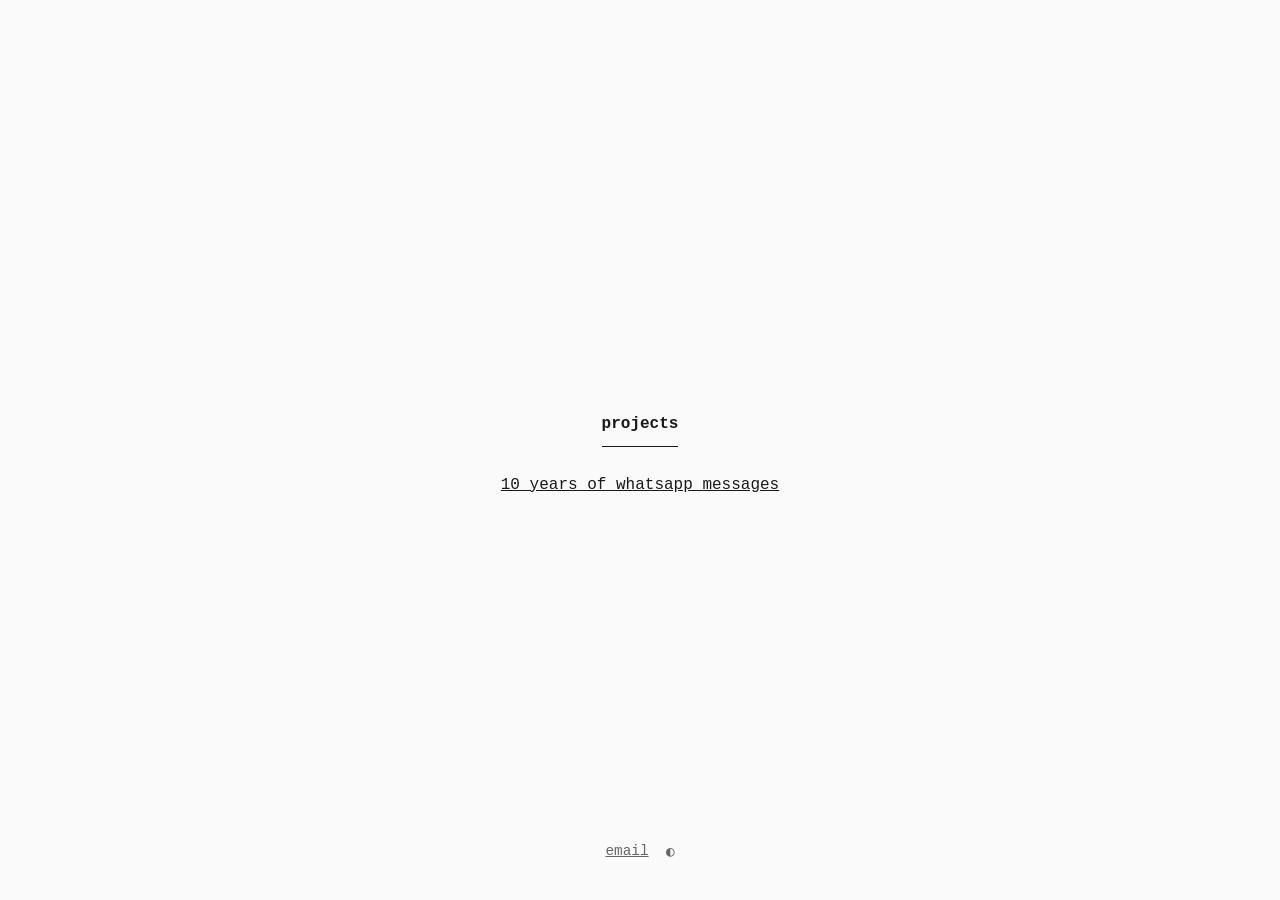
<file: index.html>
<!DOCTYPE html>
<html lang="en">
<head>
  <meta charset="UTF-8">
  <meta name="viewport" content="width=device-width, initial-scale=1.0">
  <title>projects</title>
  <script>
    (function () {
      var saved = localStorage.getItem("theme");
      if (saved === "dark" || saved === "light") {
        document.documentElement.dataset.theme = saved;
      }
    })();
  </script>
  <link rel="stylesheet" href="reset.css">
  <link rel="stylesheet" href="monospace.css">
  <link rel="stylesheet" href="styles.css">
</head>
<body>
<main>
  <h1>projects</h1>
  <ul class="projects">
    <li><a href="projects/whatsapp/">10 years of whatsapp messages</a></li>
  </ul>
  <div class="contact">
    <a href="mailto:humbleangmoh@gmail.com">email</a>
    <button id="theme-toggle" type="button" aria-label="Toggle theme">◐</button>
  </div>
</main>
<script src="theme.js"></script>
</body>
</html>
</file>
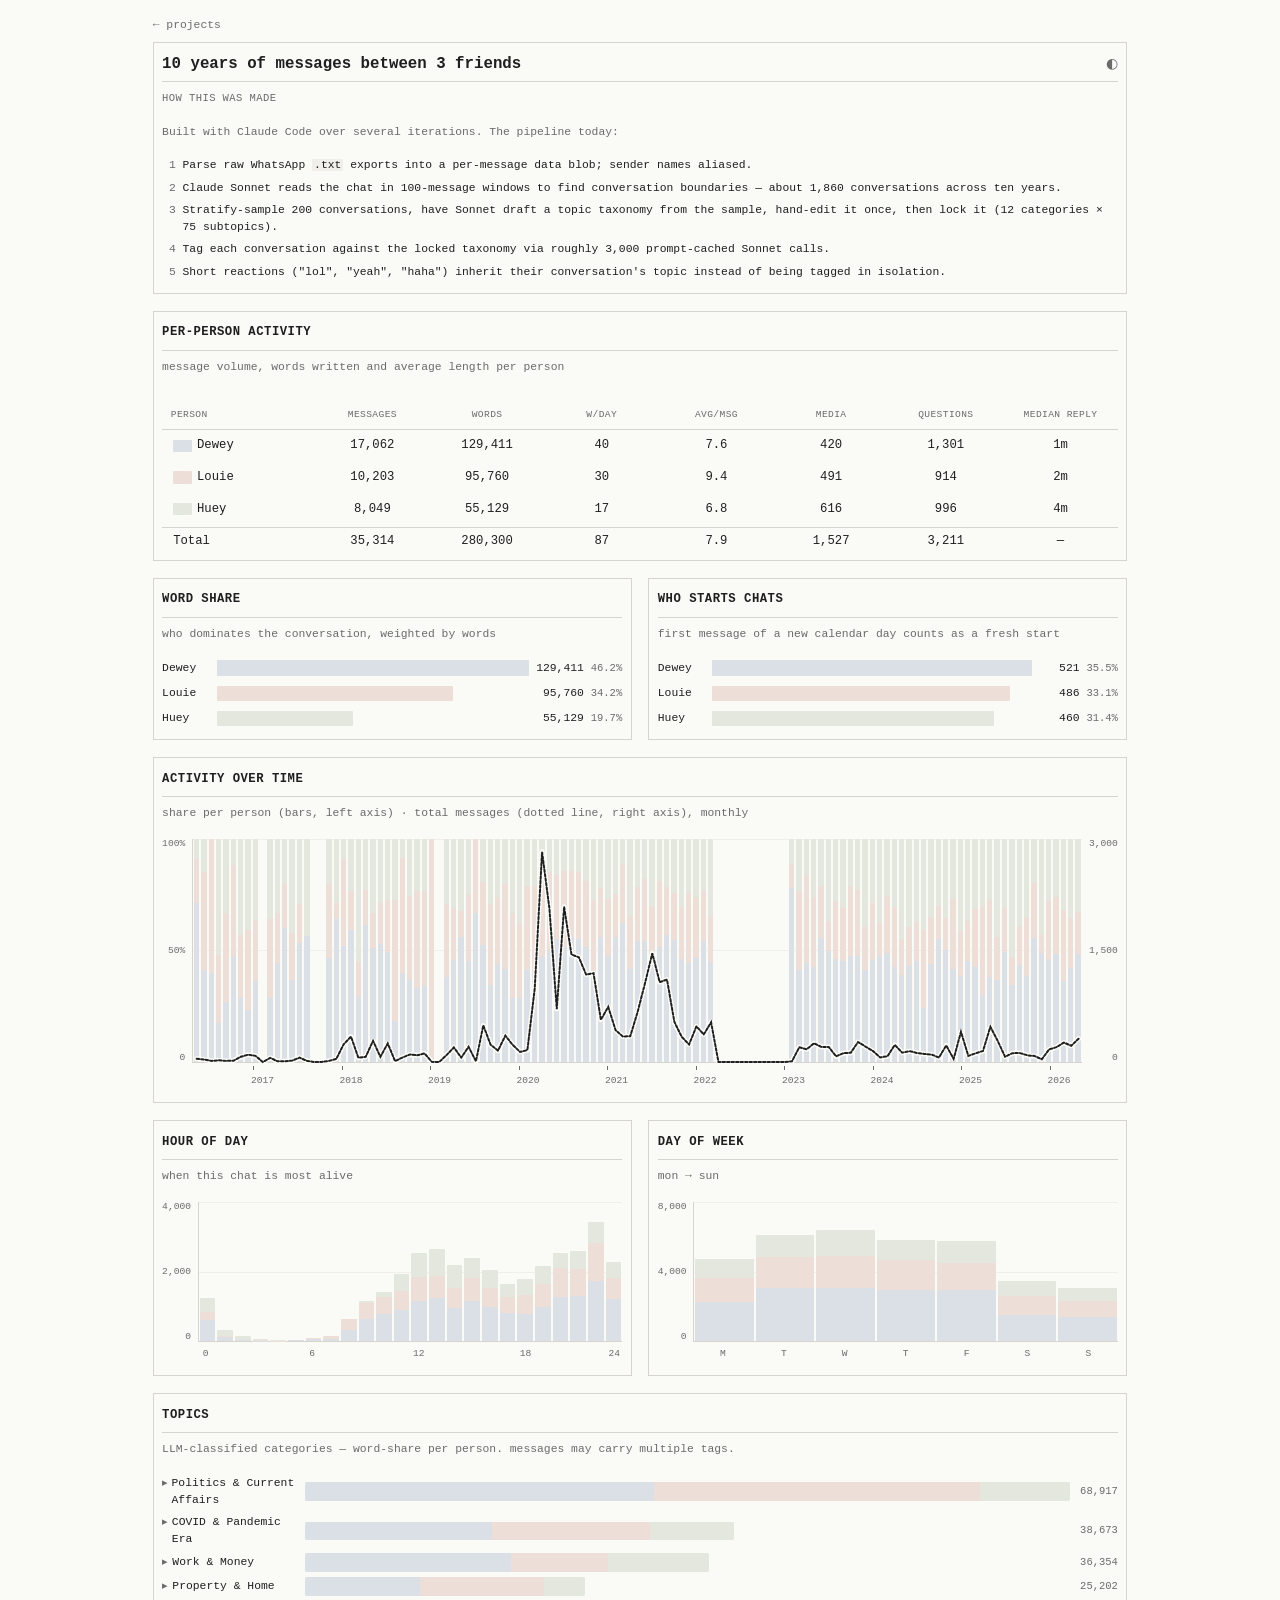
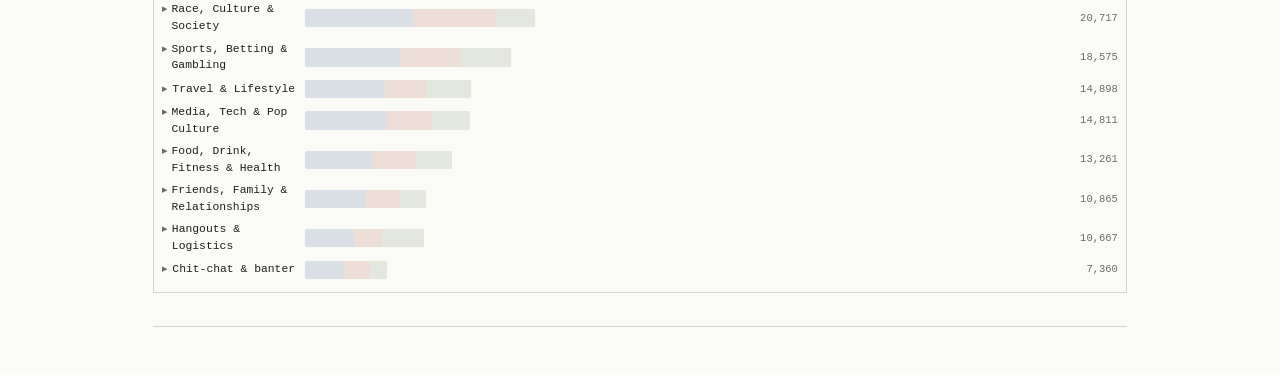
<file: projects/whatsapp/index.html>
<!doctype html>
<html lang="en">
<head>
  <meta charset="utf-8" />
  <meta name="viewport" content="width=device-width, initial-scale=1" />
  <title>10 years of messages between 3 friends · humbleangmoh.xyz</title>
  <script>
    (function () {
      var saved = localStorage.getItem('theme');
      if (saved === 'dark' || saved === 'light') {
        document.documentElement.dataset.theme = saved;
      }
    })();
  </script>
  <link rel="stylesheet" href="../../reset.css" />
  <link rel="stylesheet" href="../../monospace.css" />
  <link rel="stylesheet" href="styles.css" />
</head>
<body>
  <main>
    <p class="breadcrumb"><a href="../../index.html">← projects</a></p>

    <section class="overview">
      <div class="overview-head">
        <h2>10 years of messages between 3 friends</h2>
        <button id="theme-toggle" type="button" aria-label="Toggle theme">◐</button>
      </div>
      <nav id="chat-nav" class="chat-nav"></nav>

      <div class="method">
        <h3 class="method-heading">how this was made</h3>
        <div class="method-body">
          <p class="muted">Built with Claude Code over several iterations. The pipeline today:</p>
          <ol class="method-list">
            <li>Parse raw WhatsApp <code>.txt</code> exports into a per-message data blob; sender names aliased.</li>
            <li>Claude Sonnet reads the chat in 100-message windows to find conversation boundaries — about 1,860 conversations across ten years.</li>
            <li>Stratify-sample 200 conversations, have Sonnet draft a topic taxonomy from the sample, hand-edit it once, then lock it (12 categories × 75 subtopics).</li>
            <li>Tag each conversation against the locked taxonomy via roughly 3,000 prompt-cached Sonnet calls.</li>
            <li>Short reactions ("lol", "yeah", "haha") inherit their conversation's topic instead of being tagged in isolation.</li>
          </ol>
        </div>
      </div>
    </section>

    <section class="grid">
      <article class="card span-2">
        <h3>per-person activity</h3>
        <p class="muted">message volume, words written and average length per person</p>
        <div class="table-wrap desktop-only">
          <table id="sender-table" class="data-table">
            <thead>
              <tr>
                <th>person</th>
                <th>messages</th>
                <th>words</th>
                <th>w/day</th>
                <th>avg/msg</th>
                <th>media</th>
                <th>questions</th>
                <th>median reply</th>
              </tr>
            </thead>
            <tbody></tbody>
            <tfoot></tfoot>
          </table>
        </div>
        <div id="sender-list" class="sender-list mobile-only"></div>
      </article>

      <article class="card">
        <h3>word share</h3>
        <p class="muted">who dominates the conversation, weighted by words</p>
        <div class="plot" id="chart-share"></div>
      </article>

      <article class="card">
        <h3>who starts chats</h3>
        <p class="muted">first message of a new calendar day counts as a fresh start</p>
        <div class="plot" id="chart-starts"></div>
      </article>

      <article class="card span-2">
        <h3>activity over time</h3>
        <p class="muted">share per person (bars, left axis) · total messages (dotted line, right axis), monthly</p>
        <div class="plot" id="chart-timeline"></div>
      </article>

      <article class="card">
        <h3>hour of day</h3>
        <p class="muted">when this chat is most alive</p>
        <div class="plot" id="chart-hour"></div>
      </article>

      <article class="card">
        <h3>day of week</h3>
        <p class="muted">mon → sun</p>
        <div class="plot" id="chart-dow"></div>
      </article>

      <article class="card span-2" id="topics-card">
        <h3>topics</h3>
        <p class="muted">LLM-classified categories — word-share per person. messages may carry multiple tags.</p>
        <div class="topics-list" id="topics-list"></div>
      </article>
    </section>

    <footer class="muted"><span id="footer-meta"></span></footer>
  </main>

  <script src="data.js"></script>
  <script src="app.js"></script>
  <script src="../../theme.js"></script>
</body>
</html>
</file>
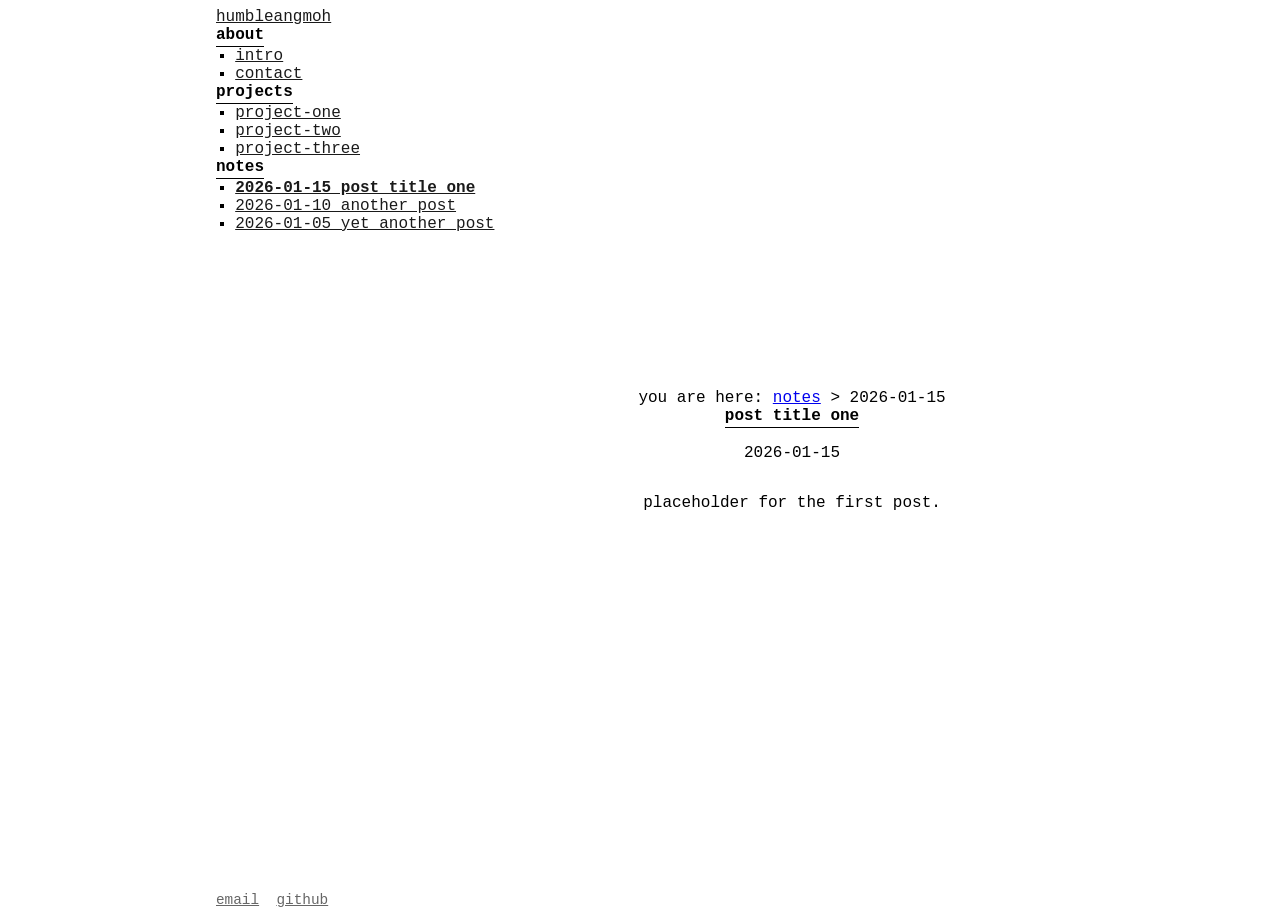
<file: notes/2026-01-15.html>
<!DOCTYPE html>
<html lang="en">
<head>
  <meta charset="UTF-8">
  <meta name="viewport" content="width=device-width, initial-scale=1.0">
  <title>post title one — humbleangmoh</title>
  <link rel="stylesheet" href="/styles.css">
</head>
<body>
<aside>
  <div class="name"><a href="/">humbleangmoh</a></div>

  <nav>
    <div class="section">
      <div class="section-label">about</div>
      <ul>
        <li><a href="/about/intro.html">intro</a></li>
        <li><a href="/about/contact.html">contact</a></li>
      </ul>
    </div>

    <div class="section">
      <div class="section-label">projects</div>
      <ul>
        <li><a href="/projects/project-one.html">project-one</a></li>
        <li><a href="/projects/project-two.html">project-two</a></li>
        <li><a href="/projects/project-three.html">project-three</a></li>
      </ul>
    </div>

    <div class="section">
      <div class="section-label">notes</div>
      <ul>
        <li><a href="/notes/2026-01-15.html">2026-01-15 post title one</a></li>
        <li><a href="/notes/2026-01-10.html">2026-01-10 another post</a></li>
        <li><a href="/notes/2026-01-05.html">2026-01-05 yet another post</a></li>
      </ul>
    </div>
  </nav>

  <div class="contact">
    <a href="mailto:humbleangmoh@gmail.com">email</a>
    <a href="https://github.com/humbleangmoh">github</a>
  </div>
</aside>
<main>
  <div class="breadcrumb">you are here: <a href="/notes/2026-01-15.html">notes</a> &gt; 2026-01-15</div>
  <h1>post title one</h1>
  <p><span class="date">2026-01-15</span></p>
  <p>placeholder for the first post.</p>
</main>
<script>
  document.querySelectorAll("aside a").forEach(function (a) {
    if (a.getAttribute("href") === location.pathname) a.classList.add("active");
  });
</script>
</body>
</html>
</file>
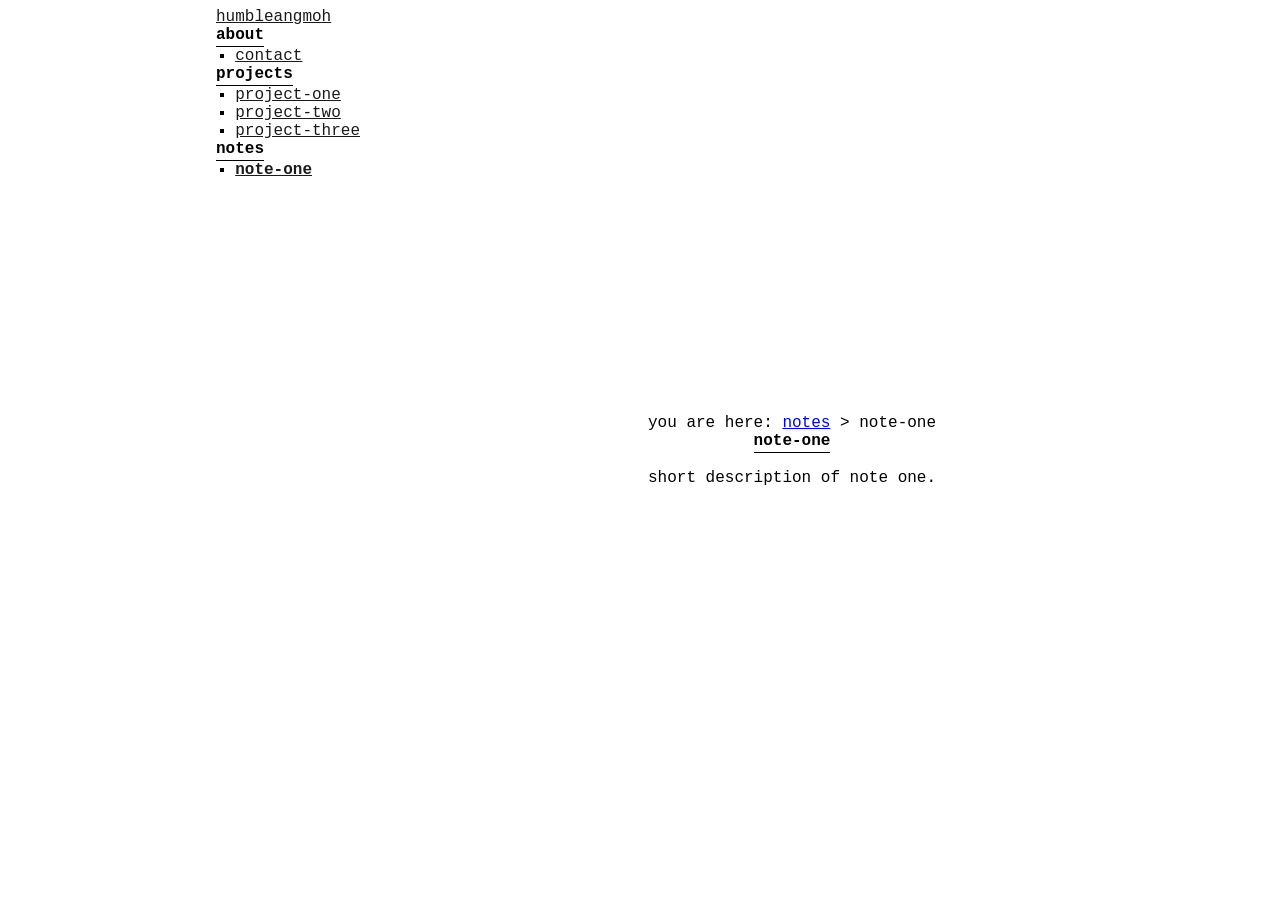
<file: notes/its-happening.html>
<!DOCTYPE html>
<html lang="en">
<head>
  <meta charset="UTF-8">
  <meta name="viewport" content="width=device-width, initial-scale=1.0">
  <title>note-one — humbleangmoh</title>
  <link rel="stylesheet" href="../styles.css">
</head>
<body>
<aside>
  <div class="name"><a href="../index.html">humbleangmoh</a></div>

  <nav>
    <div class="section">
      <div class="section-label">about</div>
      <ul>
        <li><a href="../about/contact.html">contact</a></li>
      </ul>
    </div>

    <div class="section">
      <div class="section-label">projects</div>
      <ul>
        <li><a href="../projects/project-one.html">project-one</a></li>
        <li><a href="../projects/project-two.html">project-two</a></li>
        <li><a href="../projects/project-three.html">project-three</a></li>
      </ul>
    </div>

    <div class="section">
      <div class="section-label">notes</div>
      <ul>
        <li><a href="../notes/its-happening.html">note-one</a></li>
      </ul>
    </div>
  </nav>
</aside>
<main>
  <div class="breadcrumb">you are here: <a href="../notes/its-happening.html">notes</a> &gt; note-one</div>
  <h1>note-one</h1>
  <p>short description of note one.</p>
</main>
<script>
  document.querySelectorAll("aside a").forEach(function (a) {
    try {
      if (new URL(a.href).pathname === location.pathname) a.classList.add("active");
    } catch (e) {}
  });
</script>
</body>
</html>
</file>
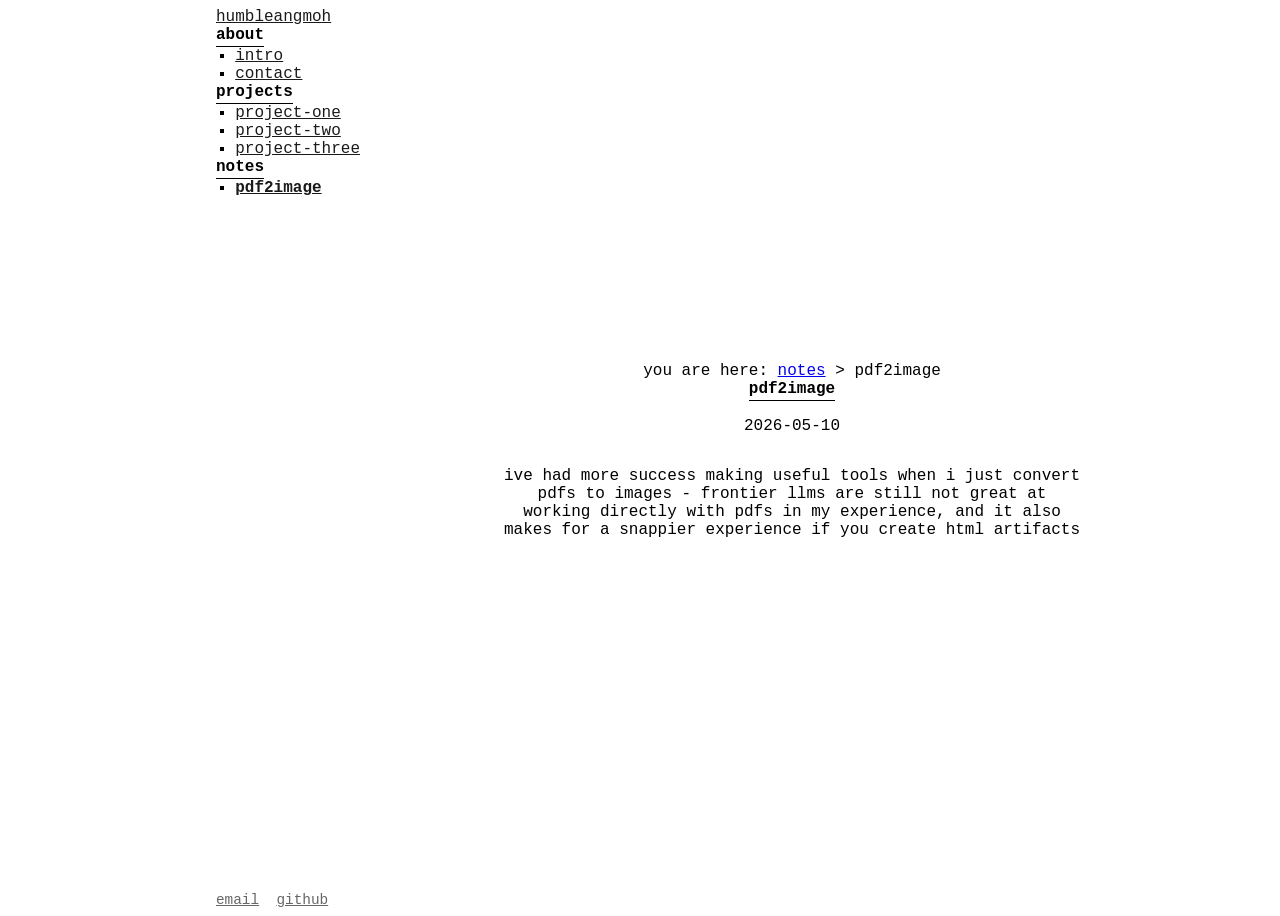
<file: notes/pdf2image.html>
<!DOCTYPE html>
<html lang="en">
<head>
  <meta charset="UTF-8">
  <meta name="viewport" content="width=device-width, initial-scale=1.0">
  <title>pdf2image — humbleangmoh</title>
  <link rel="stylesheet" href="/styles.css">
</head>
<body>
<aside>
  <div class="name"><a href="/">humbleangmoh</a></div>

  <nav>
    <div class="section">
      <div class="section-label">about</div>
      <ul>
        <li><a href="/about/intro.html">intro</a></li>
        <li><a href="/about/contact.html">contact</a></li>
      </ul>
    </div>

    <div class="section">
      <div class="section-label">projects</div>
      <ul>
        <li><a href="/projects/project-one.html">project-one</a></li>
        <li><a href="/projects/project-two.html">project-two</a></li>
        <li><a href="/projects/project-three.html">project-three</a></li>
      </ul>
    </div>

    <div class="section">
      <div class="section-label">notes</div>
      <ul>
        <li><a href="/notes/pdf2image.html">pdf2image</a></li>
      </ul>
    </div>
  </nav>

  <div class="contact">
    <a href="mailto:humbleangmoh@gmail.com">email</a>
    <a href="https://github.com/humbleangmoh">github</a>
  </div>
</aside>
<main>
  <div class="breadcrumb">you are here: <a href="/notes/pdf2image.html">notes</a> &gt; pdf2image</div>
  <h1>pdf2image</h1>
  <p><span class="date">2026-05-10</span></p>
  <p>ive had more success making useful tools when i just convert pdfs to images - frontier llms are still not great at working directly with pdfs in my experience, and it also makes for a snappier experience if you create html artifacts</p>
</main>
<script>
  document.querySelectorAll("aside a").forEach(function (a) {
    if (a.getAttribute("href") === location.pathname) a.classList.add("active");
  });
</script>
</body>
</html>
</file>
<file: monospace.css>
/* Vendored from owickstrom/the-monospace-web (MIT). Source: github.com/owickstrom/the-monospace-web */
/**
 * By Oskar Wickström
 * Licensed under the MIT License (https://github.com/owickstrom/the-monospace-web/blob/main/LICENSE.md)
 **/
@import url('https://fonts.cdnfonts.com/css/jetbrains-mono-2');

:root {
  --font-family: "JetBrains Mono", monospace;
  --line-height: 1.20rem;
  --border-thickness: 2px;
  --text-color: #000;
  --text-color-alt: #666;
  --background-color: #fff;
  --background-color-alt: #eee;

  --font-weight-normal: 500;
  --font-weight-medium: 600;
  --font-weight-bold: 800;

  font-family: var(--font-family);
  font-optical-sizing: auto;
  font-weight: var(--font-weight-normal);
  font-style: normal;
  font-variant-numeric: tabular-nums lining-nums;
  font-size: 16px;
}

@media (prefers-color-scheme: dark) {
  :root {
    --text-color: #fff;
    --text-color-alt: #aaa;
    --background-color: #000;
    --background-color-alt: #111;
  }
}

* {
  box-sizing: border-box;
}


* + * {
  margin-top: var(--line-height);
}

html {
  display: flex;
  width: 100%;
  margin: 0;
  padding: 0;
  flex-direction: column;
  align-items: center;
  background: var(--background-color);
  color: var(--text-color);
}

body {
  position: relative;
  width: 100%;
  margin: 0;
  padding: var(--line-height) 2ch;
  max-width: calc(min(80ch, round(down, 100%, 1ch)));
  line-height: var(--line-height);
  overflow-x: hidden;
}

@media screen and (max-width: 480px) {
  :root {
    font-size: 14px;
  }
  body {
    padding: var(--line-height) 1ch;
  }
}

h1, h2, h3, h4, h5, h6 {
  font-weight: var(--font-weight-bold);
  margin: calc(var(--line-height) * 2) 0 var(--line-height);
  line-height: var(--line-height);
}

h1 {
  font-size: 2rem;
  line-height: calc(2 * var(--line-height));
  margin-bottom: calc(var(--line-height) * 2);
  text-transform: uppercase;
}
h2 {
  font-size: 1rem;
  text-transform: uppercase;
}

hr {
  position: relative;
  display: block;
  height: var(--line-height);
  margin: calc(var(--line-height) * 1.5) 0;
  border: none;
  color: var(--text-color);
}
hr:after {
  display: block;
  content: "";
  position: absolute;
  top: calc(var(--line-height) / 2 - var(--border-thickness));
  left: 0;
  width: 100%;
  border-top: calc(var(--border-thickness) * 3) double var(--text-color);
  height: 0;
}

a {
  text-decoration-thickness: var(--border-thickness);
}

a:link, a:visited {
  color: var(--text-color);
}

p {
  margin-bottom: var(--line-height);
}

strong {
  font-weight: var(--font-weight-bold);
}
em {
  font-style: italic;
}

sub {
  position: relative;
  display: inline-block;
  margin: 0;
  vertical-align: sub;
  line-height: 0;
  width: calc(1ch / 0.75);
  font-size: .75rem;
}

table {
  position: relative;
  top: calc(var(--line-height) / 2);
  width: calc(round(down, 100%, 1ch));
  border-collapse: collapse;
  margin: 0 0 calc(var(--line-height) * 2);
}

th, td {
  border: var(--border-thickness) solid var(--text-color);
  padding: 
    calc((var(--line-height) / 2))
    calc(1ch - var(--border-thickness) / 2)
    calc((var(--line-height) / 2) - (var(--border-thickness)))
  ;
  line-height: var(--line-height);
  vertical-align: top;
  text-align: left;
}
table tbody tr:first-child > * {
  padding-top: calc((var(--line-height) / 2) - var(--border-thickness));
}


th {
  font-weight: 700;
}
.width-min {
  width: 0%;
}
.width-auto {
  width: 100%;
}

.header {
  margin-bottom: calc(var(--line-height) * 2);
}
.header h1 {
  margin: 0;
}
.header tr td:last-child {
  text-align: right;
}

p {
  word-break: break-word;
  word-wrap: break-word;
  hyphens: auto;
}

img, video {
  display: block;
  width: 100%;
  object-fit: contain;
  overflow: hidden;
}
img {
  font-style: italic;
  color: var(--text-color-alt);
}

details {
  border: var(--border-thickness) solid var(--text-color);
  padding: calc(var(--line-height) - var(--border-thickness)) 1ch;
  margin-bottom: var(--line-height);
}

summary {
  font-weight: var(--font-weight-medium);
  cursor: pointer;
}
details[open] summary {
  margin-bottom: var(--line-height);
}

details ::marker {
  display: inline-block;
  content: '▶';
  margin: 0;
}
details[open] ::marker {
  content: '▼';
}

details :last-child {
  margin-bottom: 0;
}

pre {
  white-space: pre;
  overflow-x: auto;
  margin: var(--line-height) 0;
  overflow-y: hidden;
}
figure pre {
  margin: 0;
}

pre, code {
  font-family: var(--font-family);
}

code {
  font-weight: var(--font-weight-medium);
}

figure {
  margin: calc(var(--line-height) * 2) 3ch;
  overflow-x: auto;
  overflow-y: hidden;
}

figcaption {
  display: block;
  font-style: italic;
  margin-top: var(--line-height);
}

ul, ol {
  padding: 0;
  margin: 0 0 var(--line-height);
}

ul {
  list-style-type: square;
  padding: 0 0 0 2ch;
}
ol {
  list-style-type: none;
  counter-reset: item;
  padding: 0;
}
ol ul,
ol ol,
ul ol,
ul ul {
  padding: 0 0 0 3ch;
  margin: 0;
}
ol li:before { 
  content: counters(item, ".") ". ";
  counter-increment: item;
  font-weight: var(--font-weight-medium);
}

li {
  margin: 0;
  padding: 0;
}

li::marker {
  line-height: 0;
}

::-webkit-scrollbar {
    height: var(--line-height);
}

input, button, textarea {
  border: var(--border-thickness) solid var(--text-color);
  padding: 
    calc(var(--line-height) / 2 - var(--border-thickness))
    calc(1ch - var(--border-thickness));
  margin: 0;
  font: inherit;
  font-weight: inherit;
  height: calc(var(--line-height) * 2);
  width: auto;
  overflow: visible;
  background: var(--background-color);
  color: var(--text-color);
  line-height: normal;
  -webkit-font-smoothing: inherit;
  -moz-osx-font-smoothing: inherit;
  -webkit-appearance: none;
}

input[type=checkbox],
input[type=radio] {
  display: inline-grid;
  place-content: center;
  vertical-align: top;
  width: 2ch;
  height: var(--line-height);
  cursor: pointer;
}
input[type=checkbox]:checked:before,
input[type=radio]:checked:before {
  content: "";
  width: 1ch;
  height: calc(var(--line-height) / 2);
  background: var(--text-color);
}
input[type=radio],
input[type=radio]:before {
  border-radius: 100%;
}

button:focus, input:focus {
  --border-thickness: 3px;
  outline: none;
}

input {
  width: calc(round(down, 100%, 1ch));
}
::placeholder {
  color: var(--text-color-alt);
  opacity: 1;
}
::-ms-input-placeholder {
  color: var(--text-color-alt);
}
button::-moz-focus-inner {
  padding: 0;
  border: 0
}

button {
  text-transform: uppercase;
  font-weight: var(--font-weight-medium);
  cursor: pointer;
}

button:hover {
  background: var(--background-color-alt);
}
button:active {
  transform: translate(2px, 2px);
}

label {
  display: block;
  width: calc(round(down, 100%, 1ch));
  height: auto;
  line-height: var(--line-height);
  font-weight: var(--font-weight-medium);
  margin: 0;
}

label input {
  width: 100%;
}

.tree, .tree ul {
  position: relative;
  padding-left: 0;
  list-style-type: none;
  line-height: var(--line-height);
}
.tree ul {
  margin: 0;
}
.tree ul li {
  position: relative;
  padding-left: 1.5ch;
  margin-left: 1.5ch;
  border-left: var(--border-thickness) solid var(--text-color);
}
.tree ul li:before {
  position: absolute;
  display: block;
  top: calc(var(--line-height) / 2);
  left: 0;
  content: "";
  width: 1ch;
  border-bottom: var(--border-thickness) solid var(--text-color);
}
.tree ul li:last-child {
  border-left: none;
}
.tree ul li:last-child:after {
  position: absolute;
  display: block;
  top: 0;
  left: 0;
  content: "";
  height: calc(var(--line-height) / 2);
  border-left: var(--border-thickness) solid var(--text-color);
}

.grid {
  --grid-cells: 0;
  display: flex;
  gap: 1ch;
  width: calc(round(down, 100%, (1ch * var(--grid-cells)) - (1ch * var(--grid-cells) - 1)));
  margin-bottom: var(--line-height);
}

.grid > *,
.grid > input {
  flex: 0 0 calc(round(down, (100% - (1ch * (var(--grid-cells) - 1))) / var(--grid-cells), 1ch));
}
.grid:has(> :last-child:nth-child(1)) { --grid-cells: 1; }
.grid:has(> :last-child:nth-child(2)) { --grid-cells: 2; }
.grid:has(> :last-child:nth-child(3)) { --grid-cells: 3; }
.grid:has(> :last-child:nth-child(4)) { --grid-cells: 4; }
.grid:has(> :last-child:nth-child(5)) { --grid-cells: 5; }
.grid:has(> :last-child:nth-child(6)) { --grid-cells: 6; }
.grid:has(> :last-child:nth-child(7)) { --grid-cells: 7; }
.grid:has(> :last-child:nth-child(8)) { --grid-cells: 8; }
.grid:has(> :last-child:nth-child(9)) { --grid-cells: 9; }

/* DEBUG UTILITIES */

.debug .debug-grid {
  --color: color-mix(in srgb, var(--text-color) 10%, var(--background-color) 90%);
  position: absolute;
  top: 0;
  left: 0;
  right: 0;
  bottom: 0;
  z-index: -1;
  background-image:
    repeating-linear-gradient(var(--color) 0 1px, transparent 1px 100%),
    repeating-linear-gradient(90deg, var(--color) 0 1px, transparent 1px 100%);
  background-size: 1ch var(--line-height);
  margin: 0;
}

.debug .off-grid {
  background: rgba(255, 0, 0, 0.1);
}

.debug-toggle-label {
  text-align: right;
}
</file>
<file: styles.css>
/* humbleangmoh.xyz — minimalist projects-only design.
   Layered on top of reset.css + monospace.css.
   Manual theme override wins over @media prefers-color-scheme via specificity. */

:root {
  --background-color: #fafafa;
  --background-color-alt: #eeeeee;
  --text-color: #1a1a1a;
  --text-color-alt: #666;
}
@media (prefers-color-scheme: dark) {
  :root {
    --background-color: #1a1a1a;
    --background-color-alt: #222222;
    --text-color: #fafafa;
    --text-color-alt: #aaa;
  }
}
:root[data-theme="light"] {
  --background-color: #fafafa;
  --background-color-alt: #eeeeee;
  --text-color: #1a1a1a;
  --text-color-alt: #666;
}
:root[data-theme="dark"] {
  --background-color: #1a1a1a;
  --background-color-alt: #222222;
  --text-color: #fafafa;
  --text-color-alt: #aaa;
}

/* Old-school Courier New, overriding monospace.css's JetBrains Mono. */
html, body, :root {
  font-family: "Courier New", Courier, monospace;
}

/* Two layout modes: with sidebar (project pages, body.has-sidebar) and
   centered single column (homepage, default). */

body {
  max-width: 100%;
  width: 100%;
  padding: 0;
  min-height: 100vh;
}

/* Homepage: centered column. */
body:not(.has-sidebar) {
  display: flex;
  justify-content: center;
}
body:not(.has-sidebar) main {
  max-width: 60ch;
  width: 100%;
  padding: calc(var(--line-height) * 3) 4ch calc(var(--line-height) * 2);
  display: flex;
  flex-direction: column;
  min-height: 100vh;
}

/* Project pages: sidebar + main. */
body.has-sidebar {
  display: flex;
  align-items: stretch;
}

aside {
  width: 30ch;
  flex: 0 0 30ch;
  padding: calc(var(--line-height) * 2) 2ch var(--line-height);
  border-right: var(--border-thickness) solid var(--text-color);
  display: flex;
  flex-direction: column;
  position: sticky;
  top: 0;
  height: 100vh;
  overflow-y: auto;
}

/* Neutralize global `* + *` margin inside the sidebar so list items don't spread. */
aside * + * { margin-top: 0; }

aside nav { display: flex; flex-direction: column; gap: var(--line-height); }

/* Headers (sidebar section label, main h1): bold + thick underline, body size,
   lowercase. Hierarchy from weight + underline + whitespace, no size shift. */
.section-label,
main h1 {
  font-size: 1rem;
  font-weight: 700;
  text-transform: lowercase;
  border-bottom: 1.5px solid currentColor;
  padding-bottom: 2px;
  margin: 0 0 calc(var(--line-height) * 1.5);
  display: block;
  width: max-content;
  max-width: 100%;
  text-decoration: none;
}

/* Section label is a link (to /); make sure it stays styled like a header. */
.section-label a,
.section-label a:hover {
  color: var(--text-color);
  text-decoration: none;
  font-weight: 700;
}

aside ul { padding-left: 2ch; margin: 0; list-style-type: square; }
aside li { margin: 0; padding: 0; }
aside li + li { margin-top: 0; }

aside a {
  color: var(--text-color);
  text-decoration: underline;
}
aside a:hover {
  color: var(--text-color);
  text-decoration: underline;
}
/* Active sidebar project link: bold + underline. */
aside a.active {
  font-weight: 700;
  text-decoration: underline;
}

/* Footer in sidebar AND homepage main. */
.contact {
  margin-top: auto;
  padding-top: calc(var(--line-height) * 2);
  display: flex;
  gap: 2ch;
  align-items: center;
  flex-wrap: wrap;
  color: var(--text-color-alt);
  font-size: 0.9rem;
}
.contact a {
  color: var(--text-color-alt);
  text-decoration: underline;
}
.contact a:hover {
  color: var(--text-color);
}

/* Homepage: vertically + horizontally center content; pin footer to bottom. */
body:not(.has-sidebar) main {
  justify-content: center;
  align-items: center;
  text-align: center;
  position: relative;
}
body:not(.has-sidebar) main h1 {
  margin-left: auto;
  margin-right: auto;
}
body:not(.has-sidebar) main ul.projects {
  list-style: none;
  padding: 0;
}
body:not(.has-sidebar) main .contact {
  position: absolute;
  bottom: calc(var(--line-height) * 2);
  left: 0;
  right: 0;
  margin: 0;
  padding-top: 0;
  justify-content: center;
}

/* Theme toggle: Monospace Web styles all <button> with borders/uppercase — undo. */
#theme-toggle {
  background: transparent;
  border: none;
  padding: 0;
  margin: 0;
  cursor: pointer;
  font: inherit;
  color: var(--text-color-alt);
  text-transform: none;
  height: auto;
  width: auto;
  line-height: 1;
}
#theme-toggle:hover {
  background: transparent;
  color: var(--text-color);
}

/* Main content (project pages). */
body.has-sidebar main {
  flex: 1;
  padding: calc(var(--line-height) * 2) 4ch var(--line-height);
  max-width: 80ch;
}

/* Project list on homepage. */
main ul.projects {
  padding-left: 2ch;
  margin: 0 0 var(--line-height);
  list-style-type: square;
}
main ul.projects li { margin: 0; padding: 0; }
main ul.projects li + li { margin-top: 0; }
main ul.projects a {
  color: var(--text-color);
  text-decoration: underline;
}

/* Mobile */
@media (max-width: 700px) {
  body.has-sidebar { flex-direction: column; }
  body.has-sidebar aside {
    width: 100%;
    flex: none;
    height: auto;
    position: static;
    border-right: none;
    border-bottom: var(--border-thickness) solid var(--text-color);
    padding: var(--line-height) 2ch;
  }
  body.has-sidebar main {
    max-width: none;
    padding: var(--line-height) 2ch;
  }
  body:not(.has-sidebar) main {
    padding: calc(var(--line-height) * 2) 2ch var(--line-height);
  }
}
</file>
<file: projects/whatsapp/styles.css>
/* Layered on top of reset.css + monospace.css.
   Overrides the vendored monospace-web defaults for a softer, smaller, more
   consistent dashboard look. Manual [data-theme] wins over prefers-color-scheme
   via specificity. */

:root {
  font-size: 14px;
  --font-weight-normal: 400;
  --font-weight-medium: 500;
  --font-weight-bold: 700;
  --border-thickness: 1px;
}

@media screen and (max-width: 480px) {
  :root { font-size: 13px; }
}

/* OS-following defaults (no manual theme set) */
@media (prefers-color-scheme: light) {
  :root:not([data-theme]) {
    --text-color: #1f1f1f;
    --text-color-alt: #6b6b6b;
    --background-color: #fafaf7;
    --background-color-alt: #f0efea;
    --border-color: #d6d4cd;
  }
}
@media (prefers-color-scheme: dark) {
  :root:not([data-theme]) {
    --text-color: #e6e6e6;
    --text-color-alt: #8a8a8a;
    --background-color: #0f0f10;
    --background-color-alt: #1a1a1c;
    --border-color: #2c2c2e;
  }
}

/* Manual override */
:root[data-theme="light"] {
  --text-color: #1f1f1f;
  --text-color-alt: #6b6b6b;
  --background-color: #fafaf7;
  --background-color-alt: #f0efea;
  --border-color: #d6d4cd;
}
:root[data-theme="dark"] {
  --text-color: #e6e6e6;
  --text-color-alt: #8a8a8a;
  --background-color: #0f0f10;
  --background-color-alt: #1a1a1c;
  --border-color: #2c2c2e;
}

/* Override monospace.css border defaults to use the softer --border-color */
hr:after,
table th, table td,
details,
input, button, textarea {
  border-color: var(--border-color);
}

/* Override Monospace Web 80ch body for the dashboard. */
body { max-width: 100%; padding: 0; }
body * + * { margin-top: var(--line-height); }

/* Center the dashboard column inside the page; cap width so wide screens
   don't stretch the bars uncomfortably. */
main {
  max-width: 120ch;
  margin: 0 auto;
  padding: var(--line-height) 2ch calc(var(--line-height) * 2);
}

/* Back-to-projects link sits above the overview block. */
.breadcrumb {
  margin: 0 0 calc(var(--line-height) / 2);
  font-size: 0.8125rem;
}
.breadcrumb a {
  color: var(--text-color-alt);
  text-decoration: none;
}
.breadcrumb a:hover { color: var(--text-color); text-decoration: underline; }

/* Chat selector (hidden when only one chat exists). */
.chat-nav { display: flex; flex-wrap: wrap; gap: 2ch; margin: 0; align-items: center; font-size: 0.8125rem; }
.chat-nav button {
  height: auto;
  padding: 0;
  border: none;
  background: transparent;
  text-transform: none;
  font: inherit;
  color: var(--text-color-alt);
  width: auto;
}
.chat-nav button:hover { background: transparent; color: var(--text-color); text-decoration: underline; }
.chat-nav button.active {
  color: var(--text-color);
  font-weight: var(--font-weight-medium);
}
.chat-nav button.active::before { content: "▸ "; }

.overview-head {
  display: flex;
  align-items: baseline;
  justify-content: space-between;
  gap: 1ch;
  border-bottom: var(--border-thickness) solid var(--border-color);
  padding-bottom: calc(var(--line-height) / 2);
  margin: 0;
}
.overview-head h2 {
  font-size: 1.125rem;
  text-transform: none;
  letter-spacing: 0;
  font-weight: var(--font-weight-bold);
  line-height: var(--line-height);
  margin: 0;
  color: var(--text-color);
  border: none;
  padding: 0;
}
.overview-head > * + * { margin-top: 0; }
.overview-head #theme-toggle {
  background: transparent;
  border: none;
  padding: 0;
  margin: 0;
  height: auto;
  width: auto;
  color: var(--text-color-alt);
  text-transform: none;
  cursor: pointer;
  font: inherit;
}
.overview-head #theme-toggle:hover { color: var(--text-color); background: transparent; }
.muted { color: var(--text-color-alt); }

/* "How this was made" block inside the overview section. */
.method {
  margin: 0;
}
.method-heading {
  font-size: 0.75rem;
  text-transform: uppercase;
  letter-spacing: 0.04em;
  color: var(--text-color-alt);
  font-weight: var(--font-weight-medium);
  margin: 0 0 calc(var(--line-height) / 2);
  border: none;
  padding: 0;
}
.method-body { font-size: 0.8125rem; }
.method-body * + * { margin-top: calc(var(--line-height) / 2); }
.method-list {
  list-style: none;
  counter-reset: method;
  padding: 0;
  margin: calc(var(--line-height) / 4) 0 0;
}
.method-list > li {
  counter-increment: method;
  position: relative;
  padding-left: 3ch;
  margin-top: calc(var(--line-height) / 3);
  line-height: var(--line-height);
}
.method-list > li::before {
  content: counter(method);
  position: absolute;
  left: 0;
  top: 0;
  width: 2ch;
  color: var(--text-color-alt);
  font-variant-numeric: tabular-nums;
  text-align: right;
}
.method-body code {
  font-size: 0.8125rem;
  padding: 0 0.3ch;
  background: var(--background-color-alt);
  border-radius: 1px;
}

/* Section frame: overview + cards share the same border treatment. */
.overview,
.card {
  border: var(--border-thickness) solid var(--border-color);
  padding: calc(var(--line-height) * 0.75) 1ch;
  margin: 0;
}
.overview > * + * { margin-top: calc(var(--line-height) / 2); }

/* Per-sender data table base — shared across all data tables in the dashboard. */
.data-table {
  width: 100%;
  table-layout: fixed;
  font-size: 0.875rem;
  font-variant-numeric: tabular-nums;
  border-collapse: collapse;
  margin: 0;
}
.data-table * + * { margin-top: 0; }
.data-table th,
.data-table td {
  padding: calc(var(--line-height) / 3) 0.75ch;
  text-align: center;
  vertical-align: top;
  overflow: hidden;
  word-wrap: break-word;
  border: none;
}
.data-table th {
  font-weight: var(--font-weight-medium);
  color: var(--text-color-alt);
  text-transform: uppercase;
  letter-spacing: 0.04em;
  font-size: 0.6875rem;
  border-bottom: var(--border-thickness) solid var(--border-color);
  white-space: nowrap;
}
.data-table td {
  color: var(--text-color);
}
.cell-sub {
  font-size: 0.6875rem;
  color: var(--text-color-alt);
  line-height: 1.25;
  margin-top: 2px;
}

.grid {
  display: grid;
  grid-template-columns: repeat(2, 1fr);
  gap: var(--line-height);
}
.card > * + * { margin-top: calc(var(--line-height) / 2); }
.card h3 {
  font-size: 0.875rem;
  text-transform: uppercase;
  letter-spacing: 0.04em;
  margin: 0;
  font-weight: var(--font-weight-bold);
  border-bottom: var(--border-thickness) solid var(--border-color);
  padding-bottom: calc(var(--line-height) / 2);
}
.card .muted { margin-top: calc(var(--line-height) / 2); font-size: 0.8125rem; }
.span-2 { grid-column: span 2; }

@media (max-width: 900px) {
  .grid { grid-template-columns: 1fr; }
  .span-2 { grid-column: span 1; }
}

/* Mobile (phone) — editorial layout. Sender table becomes a person list;
   charts keep their desktop structure but get tighter padding so the bars
   inside have more pixels to render. */
.desktop-only { display: block; }
.mobile-only { display: none; }
@media (max-width: 700px) {
  /* Safety net — clip anything that still tries to overflow horizontally
     (eg. wide images, stray inline styles), so the page never gets pushed
     wider than the viewport on phones. */
  html, body { overflow-x: hidden; }
  main { padding: var(--line-height) 1ch calc(var(--line-height) * 1.5); }
  .grid { gap: calc(var(--line-height) * 0.75); }
  .overview, .card { padding: calc(var(--line-height) * 0.5) 1ch; }
  .card h3 { font-size: 0.8125rem; }
  .card .muted { font-size: 0.75rem; }
  /* Toggle table ↔ list for the per-person view. */
  .desktop-only { display: none; }
  .sender-list.mobile-only { display: block; }
  /* Slimmer vertical-chart axes so monthly bars get more pixels.
     Per-stack min-width: 1px (down from 2px) so 120-month timelines fit
     in any column without forcing the grid wider than the viewport. */
  .bars-v-grid { gap: 4px 0.5ch; }
  .bars-v-yaxis { font-size: 0.625rem; }
  .bars-v-area { gap: 1px; min-width: 0; }
  .bars-v-stack, .bars-v-seg { min-width: 1px; }
  .plot { min-width: 0; }
  /* Topics: tighter grid columns so the bar isn't crushed. */
  .topics-list { grid-template-columns: minmax(10ch, 14ch) 1fr 5ch; column-gap: 0.6ch; font-size: 0.75rem; }
  .method-list > li { padding-left: 2.5ch; }
}

.plot { margin: 0; color: var(--text-color); font-size: 0.8125rem; }
.plot * + * { margin-top: 0; }

/* ─── Horizontal bars (word share, conversation starts) ─────────────── */
.bars-h { display: grid; gap: calc(var(--line-height) / 2); }
.bar-row {
  display: grid;
  grid-template-columns: minmax(7ch, max-content) 1fr max-content max-content;
  gap: 1ch;
  align-items: center;
  font-variant-numeric: tabular-nums;
}
.bar-name { font-weight: var(--font-weight-medium); }
.bar-track {
  position: relative;
  height: calc(var(--line-height) * 0.9);
  background: transparent;
  border-radius: 1px;
  overflow: visible;
}
.bar-fill {
  position: relative;
  height: 100%;
  border-radius: 1px;
  transition: width 0.18s ease;
  display: flex;
  align-items: center;
  justify-content: flex-end;
  padding: 0 0.6ch;
  box-sizing: border-box;
}
/* Flat pastel fills — every colored bar surface uses a single solid color.
   No texture, so edges are crisp at any pixel size and the eye reads the
   per-sender color identity (Dewey blue / Louie rust / Huey olive) directly. */
.bar-fill,
.bars-v-seg,
.topic-seg,
.sender-swatch {
  background-color: var(--fill-color);
}
.bar-value { text-align: right; color: var(--text-color); min-width: 6ch; }
.bar-pct {
  text-align: right;
  color: var(--text-color-alt);
  font-size: 0.75rem;
  min-width: 5ch;
}

/* ─── Vertical bars (timeline, hour, dow) ───────────────────────────── */
.bars-v { display: block; }
.bars-v-grid {
  display: grid;
  /* minmax(0, 1fr) — without the 0, the flex chart inside reports its
     intrinsic min-width (sum of all bars + gaps) and forces the column
     wider than its container, breaking layout on narrow viewports. */
  grid-template-columns: max-content minmax(0, 1fr);
  gap: 4px 1ch;
  align-items: stretch;
}
/* Dual-axis variant: left axis | bars | right axis. */
.bars-v-grid-dual {
  grid-template-columns: max-content minmax(0, 1fr) max-content;
}
.bars-v-yaxis-right { text-align: left; }
/* SVG overlay (dotted totals line) sits on top of the stacked bars. */
.bars-v-area-overlay { position: relative; }
.bars-v-overlay-svg {
  position: absolute;
  inset: 0;
  width: 100%;
  height: 100%;
  pointer-events: none;
  color: var(--text-color);
  overflow: visible;
}
.bars-v-overlay-svg .overlay-line-halo {
  fill: none;
  stroke: var(--background-color);
  stroke-width: 5;
  stroke-linecap: round;
  stroke-linejoin: round;
  vector-effect: non-scaling-stroke;
}
.bars-v-overlay-svg .overlay-line {
  fill: none;
  stroke: currentColor;
  stroke-width: 2;
  stroke-dasharray: 2.5 2;
  stroke-linecap: round;
  vector-effect: non-scaling-stroke;
}
.bars-v-yaxis {
  display: flex;
  flex-direction: column;
  justify-content: space-between;
  font-size: 0.6875rem;
  color: var(--text-color-alt);
  text-align: right;
  font-variant-numeric: tabular-nums;
}
.y-tick { line-height: 1; }
.bars-v-area {
  display: flex;
  align-items: flex-end;
  gap: 2px;
  padding: 0 1px;
  border-bottom: var(--border-thickness) solid var(--border-color);
  border-left: var(--border-thickness) solid var(--border-color);
  background:
    repeating-linear-gradient(
      to top,
      transparent 0,
      transparent calc(50% - 1px),
      var(--background-color-alt) calc(50% - 1px),
      var(--background-color-alt) 50%
    );
}
/* Stacked vertical bars: column-reverse so first DOM child is at the bottom
   of the stack; each .bars-v-seg gets its sender's flat fill color. */
.bars-v-stack {
  flex: 1 1 0;
  min-width: 2px;
  height: 100%;
  display: flex;
  flex-direction: column-reverse;
  justify-content: flex-start;
  align-items: stretch;
}
.bars-v-seg {
  width: 100%;
  min-height: 0;
  transition: height 0.18s ease;
}
/* :last-child is the visual top of the stack (because of column-reverse). */
.bars-v-stack > .bars-v-seg:last-child {
  border-radius: 1px 1px 0 0;
}
.bars-v-xaxis-row {
  display: flex;
  gap: 2px;
  font-size: 0.6875rem;
  color: var(--text-color-alt);
  font-variant-numeric: tabular-nums;
}
.bars-v-xtick {
  flex: 1 1 0;
  min-width: 2px;
  text-align: center;
  white-space: nowrap;
  overflow: hidden;
}
.bars-v-xaxis-row.overflow-labels .bars-v-xtick {
  overflow: visible;
}
.bars-v-xaxis-row.with-ticks {
  padding-top: 4px;
  position: relative;
}
.bars-v-xaxis-row.with-ticks .bars-v-xtick.has-label::before {
  content: '';
  display: block;
  width: 1px;
  height: 4px;
  background: var(--text-color-alt);
  margin: -4px auto 2px;
  position: relative;
  top: -1px;
}

.table-wrap { overflow: visible; }

/* Sender table: shares .data-table base; only column widths, first-cell
   composition (swatch + name), and totals row live here. */
#sender-table th:first-child,
#sender-table td:first-child {
  width: 16%;
  text-align: left;
  padding-left: 1.5ch;
}
#sender-table th:not(:first-child),
#sender-table td:not(:first-child) {
  width: calc(84% / 7);
}
.sender-cell {
  display: inline-flex;
  align-items: center;
  gap: 0.75ch;
}
.sender-swatch {
  display: inline-block;
  width: 2.5ch;
  height: 0.9rem;
  border-radius: 1px;
  flex-shrink: 0;
}
.sender-name {
  color: var(--text-color);
  font-weight: var(--font-weight-medium);
}
/* Totals row sits in <tfoot>; only a top border separates it from the body
   so the card frame closes out the bottom without doubling up. */
#sender-table tfoot td {
  border-top: var(--border-thickness) solid var(--border-color);
  font-weight: var(--font-weight-medium);
  color: var(--text-color);
}

/* Mobile sender list — editorial layout, populated by renderSenderTable.
   Each row: [swatch] name + headline tail on top, 3×2 stats grid beneath.
   Hidden on desktop via .desktop-only / .mobile-only below. */
.sender-list { display: none; }
.person-row {
  padding: calc(var(--line-height) / 1.5) 0;
}
.person-row + .person-row { border-top: 1px solid var(--border-color); }
.person-row.person-total {
  border-top: var(--border-thickness) solid var(--text-color);
  margin-top: calc(var(--line-height) / 3);
}
.person-head {
  display: flex;
  align-items: center;
  gap: 0.75ch;
  font-size: 0.9375rem;
  font-variant-numeric: tabular-nums;
  margin-bottom: calc(var(--line-height) / 2);
}
.person-swatch {
  width: 2.5ch;
  height: 1rem;
  background: var(--accent);
  flex-shrink: 0;
  border-radius: 1px;
}
/* Total row uses an invisible swatch element so the "Total" label aligns
   horizontally with Dewey / Louie / Huey names above. */
.person-swatch-blank { background: transparent; }
.person-row .person-name { font-weight: var(--font-weight-medium); }
.person-row .person-tail {
  margin-left: auto;
  color: var(--text-color-alt);
  font-size: 0.8125rem;
}
.person-stats {
  display: grid;
  grid-template-columns: 1fr 1fr 1fr;
  gap: calc(var(--line-height) / 2) 1ch;
  padding-left: calc(2.5ch + 0.75ch);
}
.person-stats * + * { margin-top: 0; }
.person-stat { display: flex; flex-direction: column; min-width: 0; }
.person-stat-label {
  font-size: 0.625rem;
  color: var(--text-color-alt);
  text-transform: uppercase;
  letter-spacing: 0.04em;
  line-height: 1.4;
}
.person-stat-value {
  font-size: 0.875rem;
  font-variant-numeric: tabular-nums;
  font-weight: var(--font-weight-medium);
  line-height: 1.2;
  margin-top: 2px;
}

footer {
  margin-top: calc(var(--line-height) * 2);
  padding-top: var(--line-height);
  border-top: var(--border-thickness) solid var(--border-color);
  text-align: center;
  color: var(--text-color-alt);
  font-size: 0.8125rem;
}

/* ─── LLM-classified topics: expandable category bars ───────────────── */
.topics-list {
  display: grid;
  grid-template-columns: minmax(14ch, 20ch) 1fr 6ch;
  column-gap: 1ch;
  row-gap: calc(var(--line-height) / 3);
  align-items: center;
  font-size: 0.8125rem;
}
.topics-list * + * { margin-top: 0; }
.topic-row { display: contents; }
.topic-label {
  background: transparent;
  border: none;
  padding: 0;
  margin: 0;
  height: auto;
  width: auto;
  text-align: left;
  color: var(--text-color);
  cursor: pointer;
  font: inherit;
  text-transform: none;
  display: inline-flex;
  align-items: baseline;
  gap: 0.5ch;
}
.topic-label:hover:not(:disabled) { color: var(--text-color); text-decoration: underline; }
.topic-label-leaf { cursor: default; color: var(--text-color); }
.topic-caret { color: var(--text-color-alt); width: 1ch; display: inline-block; }
.topic-sub-label {
  padding-left: 2.5ch;
  color: var(--text-color-alt);
  font-size: 0.75rem;
}
.topic-bar {
  display: flex;
  height: calc(var(--line-height) * 1.1);
  border-radius: 2px;
  overflow: hidden;
  background: var(--background-color-alt);
  min-width: 4px;
}
.topic-sub .topic-bar { height: calc(var(--line-height) * 0.8); }
.topic-seg {
  display: flex;
  align-items: center;
  justify-content: center;
  font-size: 0.625rem;
  color: rgba(255, 255, 255, 0.98);
  font-weight: var(--font-weight-medium);
  font-variant-numeric: tabular-nums;
  white-space: nowrap;
  overflow: hidden;
}
.topic-total {
  text-align: right;
  font-variant-numeric: tabular-nums;
  color: var(--text-color-alt);
  font-size: 0.75rem;
}
.topics-footnote {
  grid-column: 1 / -1;
  font-size: 0.6875rem;
  padding-top: calc(var(--line-height) / 2);
  border-top: var(--border-thickness) solid var(--border-color);
}

/* ─── Mobile chart overrides ──────────────────────────────────────────
   These have to sit AFTER the desktop .bars-v-* rules above (CSS cascade
   on equal specificity: later wins). The earlier @media (max-width: 700px)
   block handles layout/typography; this one handles chart-internal sizing
   so the 120-month timeline fits in any column without overflowing. */
@media (max-width: 700px) {
  .bars-v-area { gap: 1px; min-width: 0; }
  .bars-v-stack, .bars-v-seg { min-width: 1px; }
  .bars-v-xaxis-row { gap: 1px; min-width: 0; }
  .bars-v-xtick { min-width: 1px; }
  /* Push the right axis labels a hair away from the bars so the rightmost
     bars don't visually touch the "3,000" / "1,500" / "0" text. */
  .bars-v-yaxis-right { padding-left: 0.4ch; }
}
</file>
